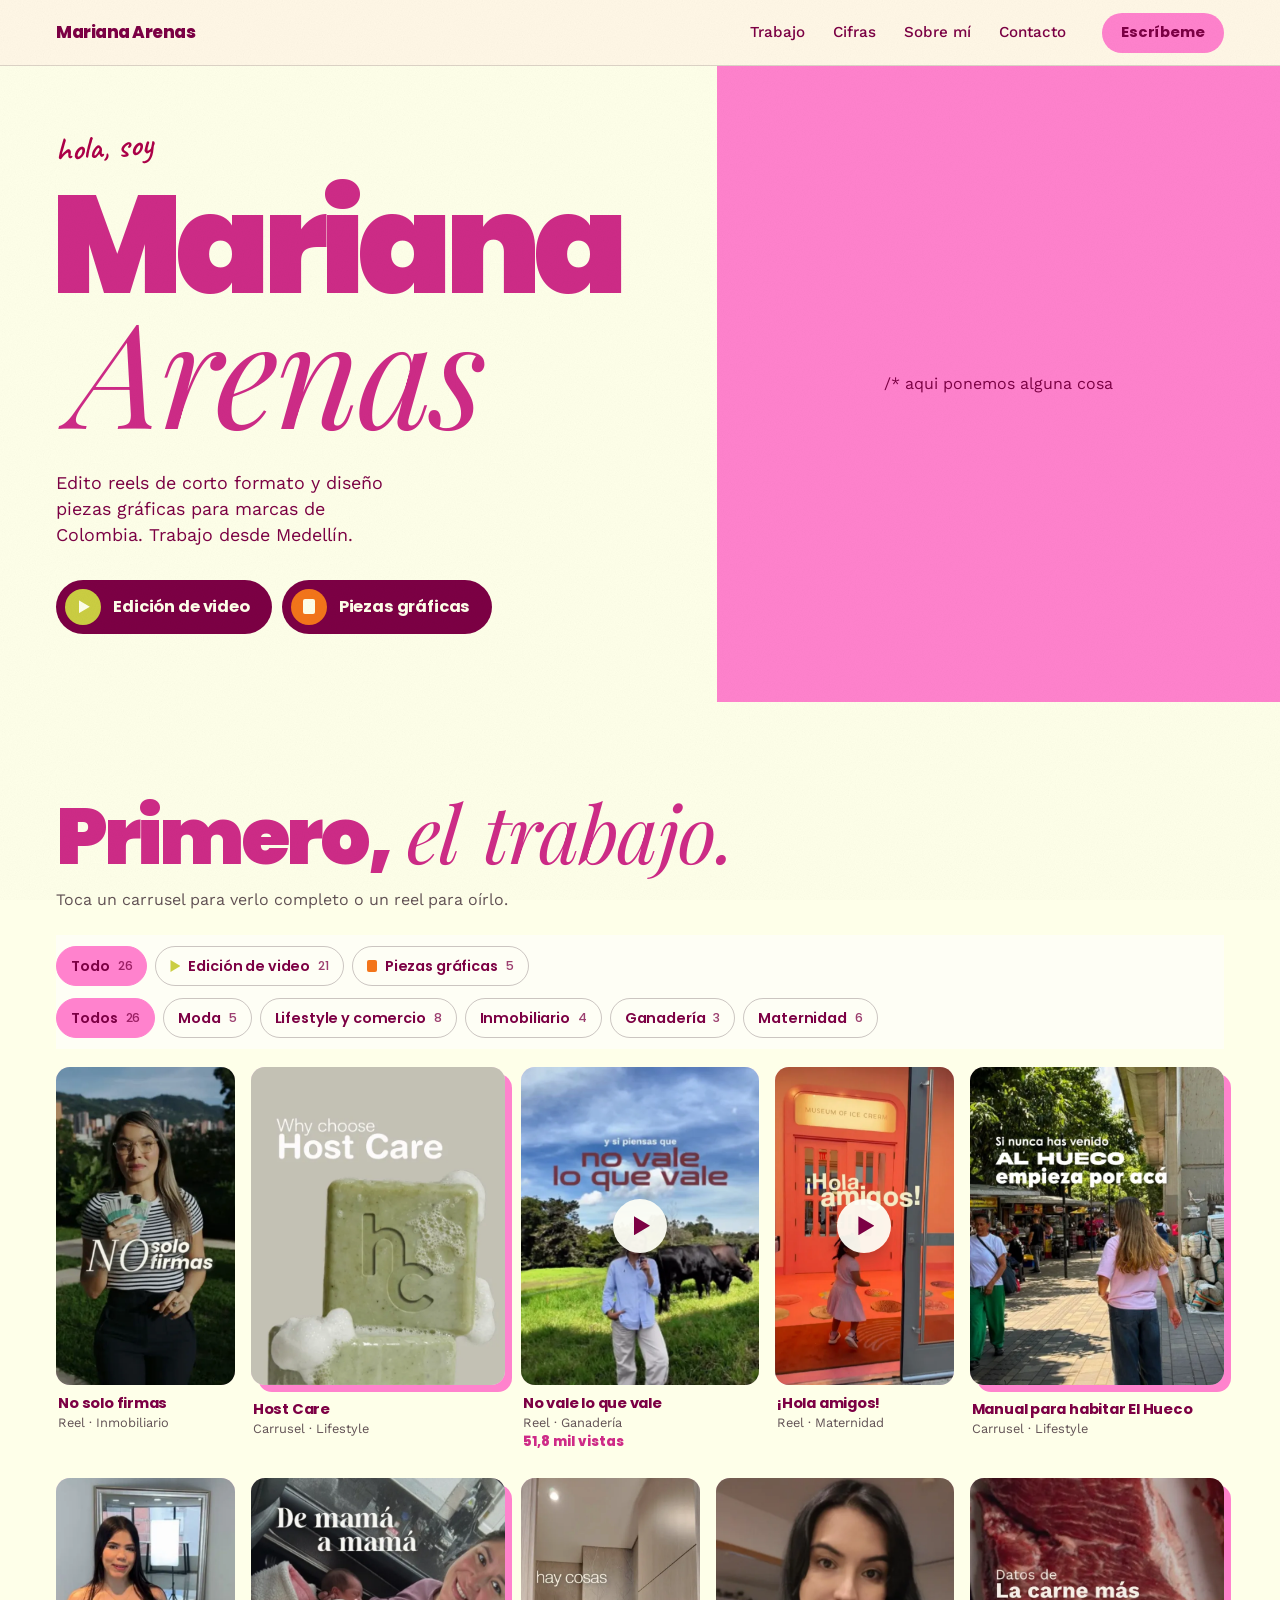
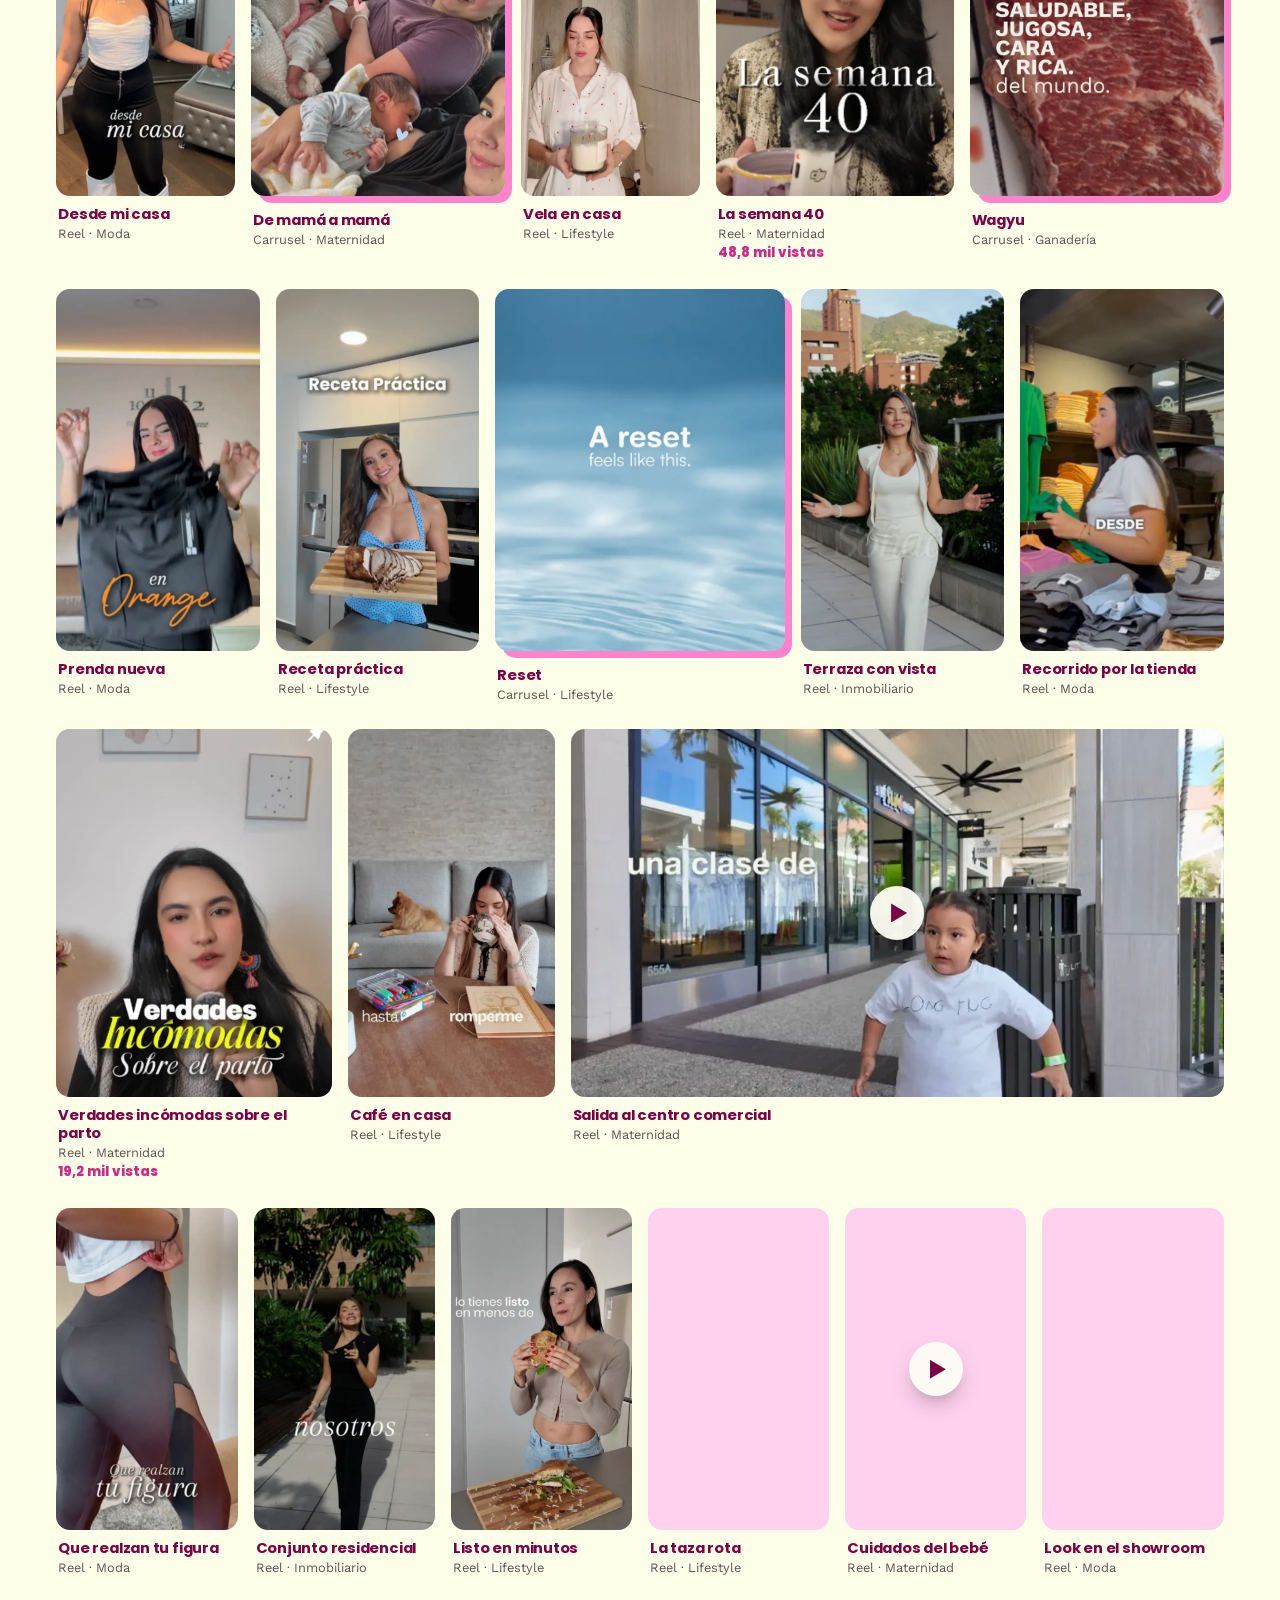
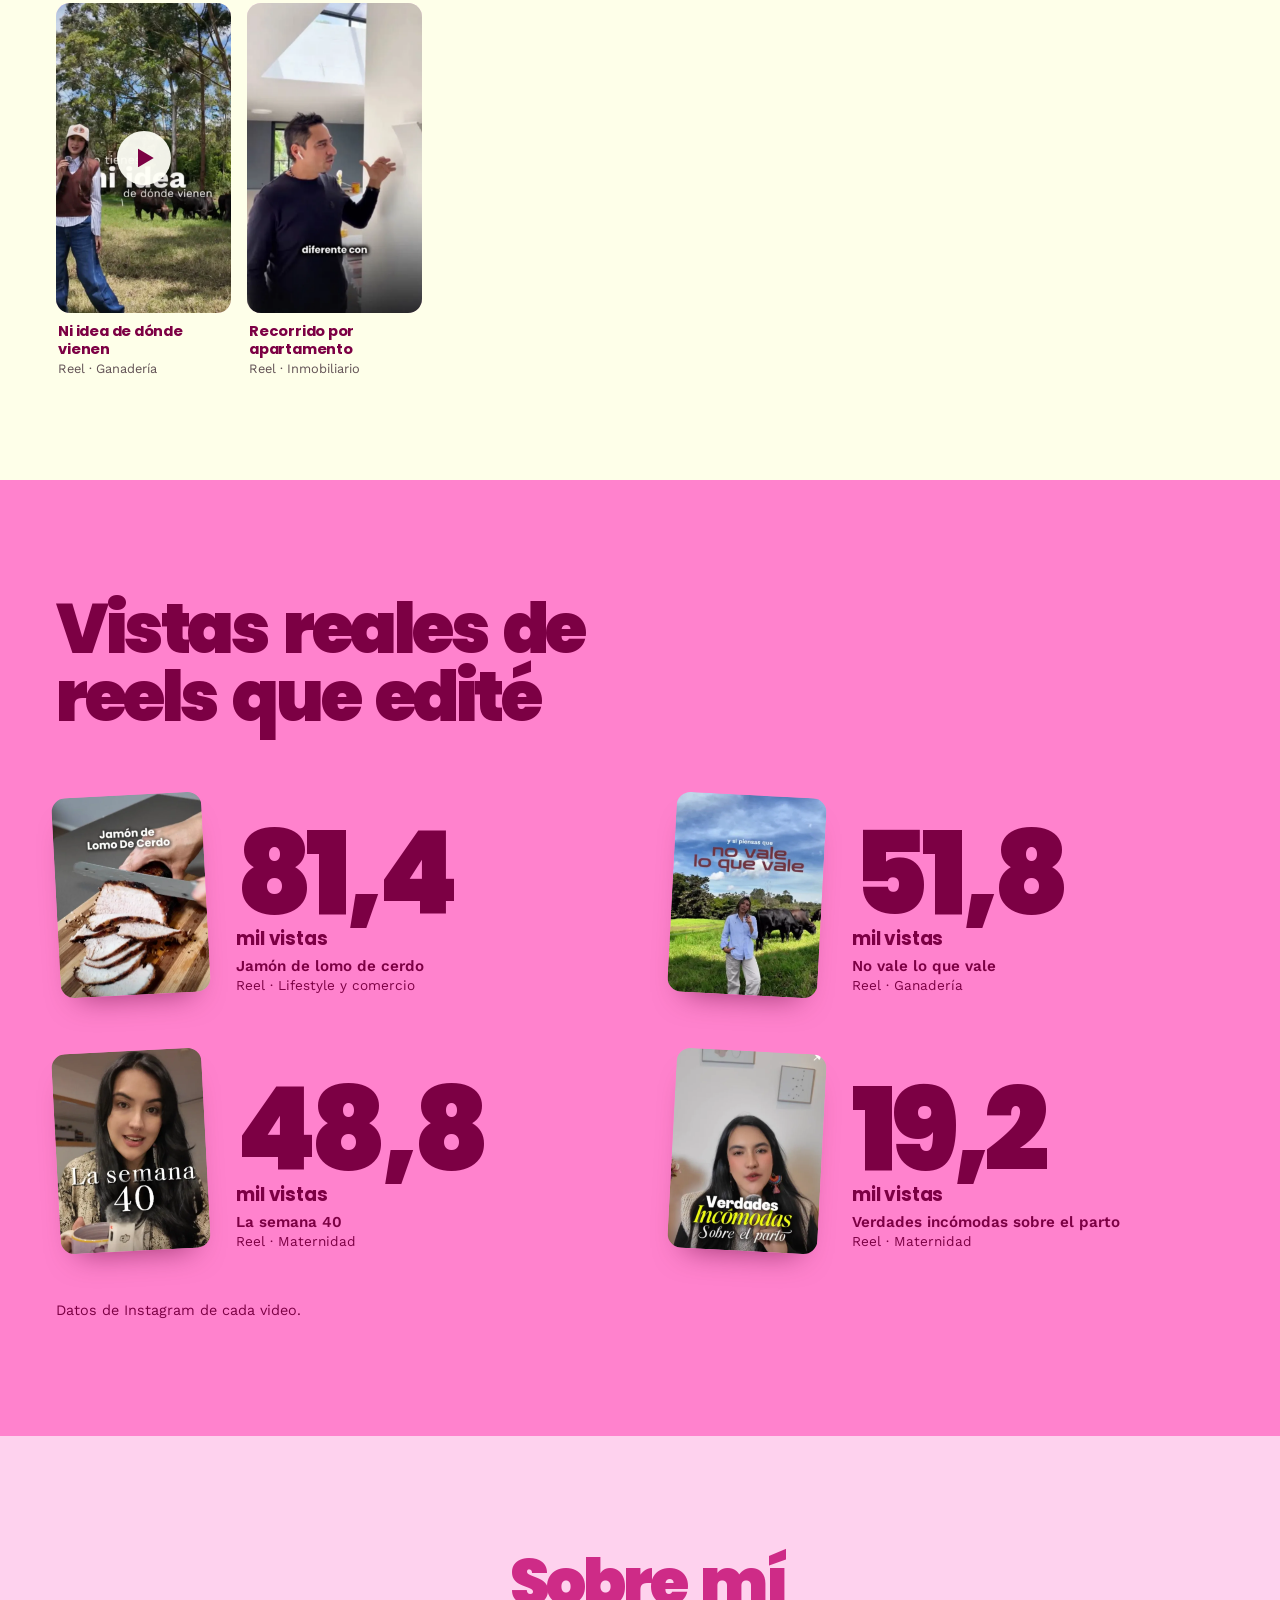
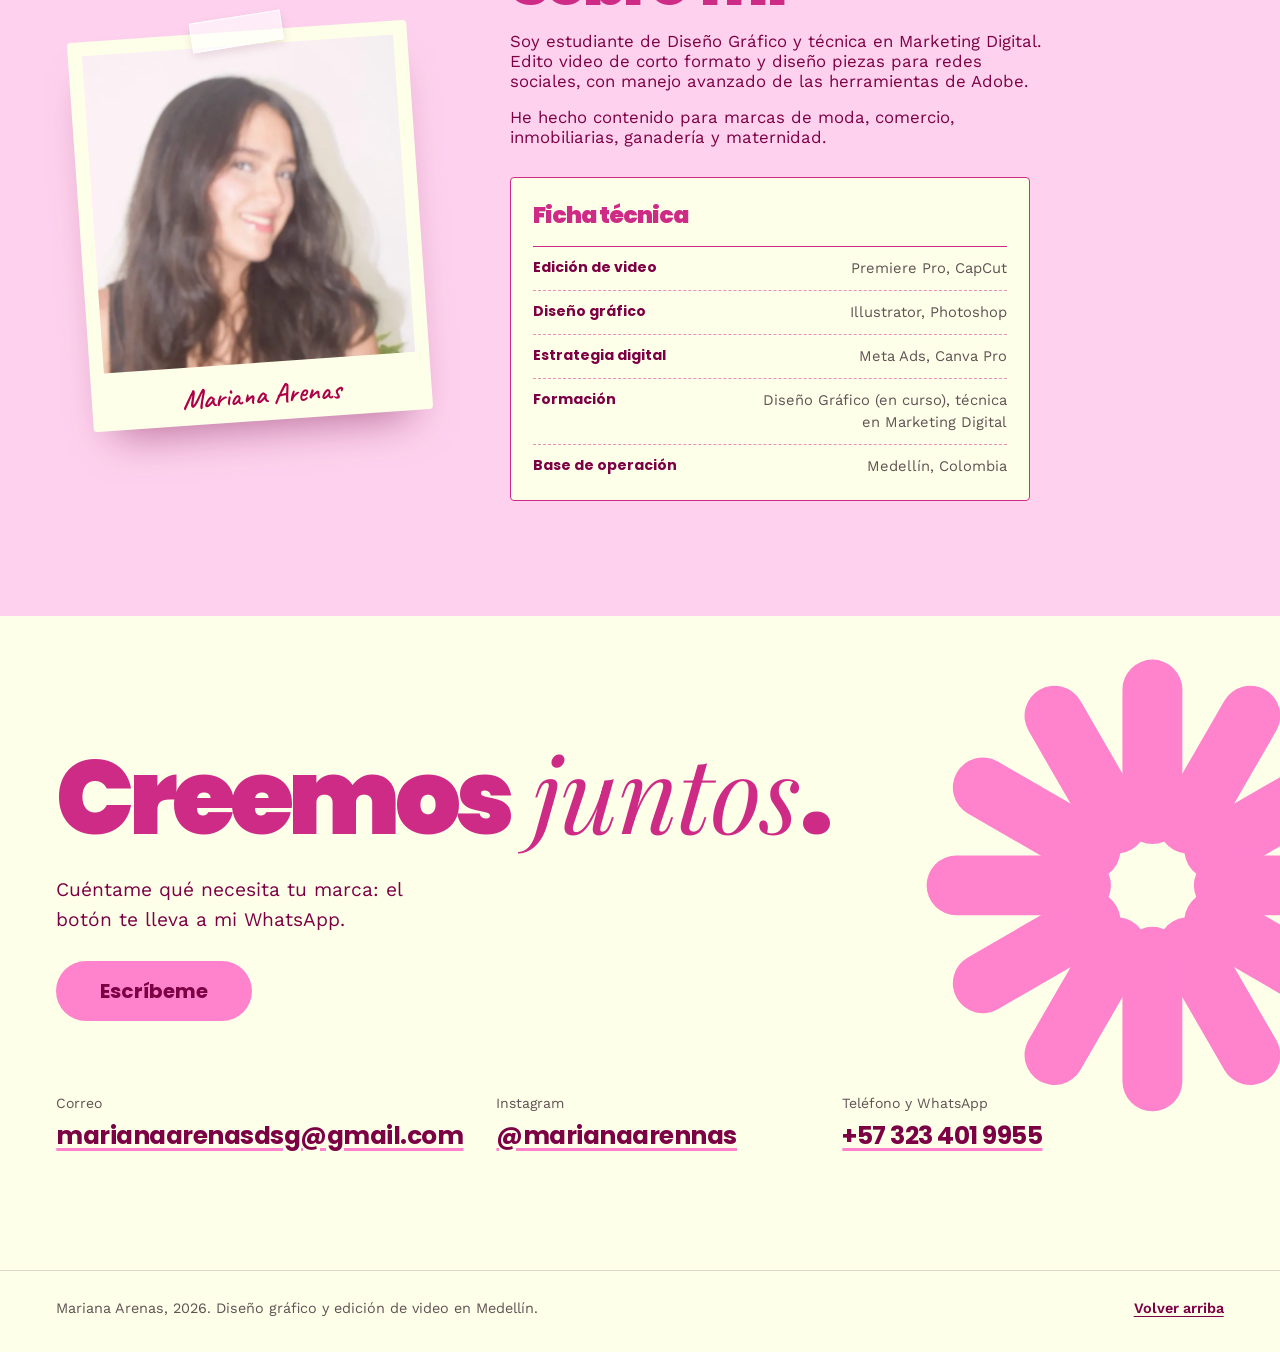
<file: index.html>
<!DOCTYPE html>
<html lang="es-CO">

<head>
  <meta charset="UTF-8">
  <meta name="viewport" content="width=device-width, initial-scale=1">
  <title>Mariana Arenas | Edición de reels y piezas gráficas</title>
  <meta name="description"
    content="Portafolio de Mariana Arenas, diseñadora gráfica en Medellín. Edición de reels de corto formato y piezas gráficas para marcas de moda, comercio, inmobiliario, ganadería y maternidad.">
  <meta name="color-scheme" content="light">
  <meta name="theme-color" content="#FF4FB8">
  <meta property="og:type" content="website">
  <meta property="og:locale" content="es_CO">
  <meta property="og:title" content="Mariana Arenas | Reels y piezas gráficas">
  <meta property="og:description"
    content="Edito reels de corto formato y diseño piezas gráficas para marcas de Colombia. Trabajo desde Medellín.">
  <link rel="icon"
    href="data:image/svg+xml,%3Csvg xmlns='http://www.w3.org/2000/svg' viewBox='-50 -50 100 100'%3E%3Cg fill='%23CC0C78'%3E%3Crect x='-6.5' y='-49' width='13' height='40' rx='6.5'/%3E%3Crect x='-6.5' y='-49' width='13' height='40' rx='6.5' transform='rotate(30)'/%3E%3Crect x='-6.5' y='-49' width='13' height='40' rx='6.5' transform='rotate(60)'/%3E%3Crect x='-6.5' y='-49' width='13' height='40' rx='6.5' transform='rotate(90)'/%3E%3Crect x='-6.5' y='-49' width='13' height='40' rx='6.5' transform='rotate(120)'/%3E%3Crect x='-6.5' y='-49' width='13' height='40' rx='6.5' transform='rotate(150)'/%3E%3Crect x='-6.5' y='-49' width='13' height='40' rx='6.5' transform='rotate(180)'/%3E%3Crect x='-6.5' y='-49' width='13' height='40' rx='6.5' transform='rotate(210)'/%3E%3Crect x='-6.5' y='-49' width='13' height='40' rx='6.5' transform='rotate(240)'/%3E%3Crect x='-6.5' y='-49' width='13' height='40' rx='6.5' transform='rotate(270)'/%3E%3Crect x='-6.5' y='-49' width='13' height='40' rx='6.5' transform='rotate(300)'/%3E%3Crect x='-6.5' y='-49' width='13' height='40' rx='6.5' transform='rotate(330)'/%3E%3C/g%3E%3C/svg%3E">
  <link rel="preconnect" href="https://fonts.googleapis.com">
  <link rel="preconnect" href="https://fonts.gstatic.com" crossorigin>
  <link rel="stylesheet"
    href="https://fonts.googleapis.com/css2?family=Caveat:wght@600&family=Playfair+Display:ital,wght@1,400;1,500&family=Poppins:wght@600;700;800;900&family=Work+Sans:wght@400;500;600&display=swap">
  <link rel="preload" as="image" href="img/wagyu-portada.webp" type="image/webp">
  <link rel="stylesheet" href="styles.css">
  <script src="work.js" defer></script>
  <script src="main.js" defer></script>
</head>

<body>

  <!-- Ornamento floral de la identidad (se usa dos veces: portada y contacto) -->
  <svg class="sprite" aria-hidden="true" focusable="false">
    <symbol id="flor" viewBox="-50 -50 100 100">
      <rect x="-6.5" y="-49" width="13" height="40" rx="6.5" />
      <rect x="-6.5" y="-49" width="13" height="40" rx="6.5" transform="rotate(30)" />
      <rect x="-6.5" y="-49" width="13" height="40" rx="6.5" transform="rotate(60)" />
      <rect x="-6.5" y="-49" width="13" height="40" rx="6.5" transform="rotate(90)" />
      <rect x="-6.5" y="-49" width="13" height="40" rx="6.5" transform="rotate(120)" />
      <rect x="-6.5" y="-49" width="13" height="40" rx="6.5" transform="rotate(150)" />
      <rect x="-6.5" y="-49" width="13" height="40" rx="6.5" transform="rotate(180)" />
      <rect x="-6.5" y="-49" width="13" height="40" rx="6.5" transform="rotate(210)" />
      <rect x="-6.5" y="-49" width="13" height="40" rx="6.5" transform="rotate(240)" />
      <rect x="-6.5" y="-49" width="13" height="40" rx="6.5" transform="rotate(270)" />
      <rect x="-6.5" y="-49" width="13" height="40" rx="6.5" transform="rotate(300)" />
      <rect x="-6.5" y="-49" width="13" height="40" rx="6.5" transform="rotate(330)" />
    </symbol>
  </svg>

  <a class="saltar" href="#trabajo">Saltar al trabajo</a>

  <header class="cabecera">
    <a class="marca" href="#inicio">Mariana Arenas</a>
    <nav class="nav" aria-label="Secciones">
      <a href="#trabajo">Trabajo</a>
      <a href="#cifras">Cifras</a>
      <a href="#sobre-mi">Sobre mí</a>
      <a href="#contacto">Contacto</a>
    </nav>
    <a class="boton boton--rosa boton--compacto"
      href="https://wa.me/573234019955?text=Hola%20Mariana%2C%20vi%20tu%20portafolio%20y%20quiero%20hablar%20de%20un%20proyecto."
      target="_blank" rel="noopener">Escríbeme</a>
  </header>

  <main id="contenido">

    <!-- PORTADA -->
    <section class="hero" id="inicio" aria-labelledby="hero-titulo">
      <div class="hero__texto">
        <p class="hero__saludo">hola, soy</p>
        <h1 class="hero__titulo" id="hero-titulo">
          <span class="hero__nombre">Mariana</span>
          <span class="hero__apellido">Arenas</span>
        </h1>
        <p class="hero__lead">Edito reels de corto formato y diseño piezas gráficas para marcas de Colombia. Trabajo
          desde Medellín.</p>
        <div class="hero__servicios" role="group" aria-label="Ver trabajo por servicio">
          <a class="servicio servicio--video" href="#trabajo" data-ver-servicio="video">
            <span class="servicio__icono" aria-hidden="true"></span>
            Edición de video
          </a>
          <a class="servicio servicio--grafico" href="#trabajo" data-ver-servicio="grafico">
            <span class="servicio__icono" aria-hidden="true"></span>
            Piezas gráficas
          </a>
        </div>
      </div>

      <div class="hero__collage">
        /* aqui ponemos alguna cosa
      </div>
    </section>

    <!-- REJILLA DE TRABAJO -->
    <section class="trabajo" id="trabajo" aria-labelledby="trabajo-titulo" tabindex="-1">
      <div class="envoltura">
        <h2 class="titulo-seccion" id="trabajo-titulo">Primero, <em class="serif">el trabajo.</em></h2>
        <p class="trabajo__ayuda" id="trabajo-ayuda">Toca un carrusel para verlo completo.</p>

        <div class="filtros" id="filtros" role="group" aria-label="Filtrar trabajo"></div>
        <p class="sr-only" id="filtros-estado" aria-live="polite"></p>

        <ul class="rejilla" id="rejilla" aria-label="Proyectos"></ul>
        <p class="rejilla__vacia" id="rejilla-vacia" hidden>No hay piezas con esa combinación todavía.</p>

        <noscript>
          <p class="rejilla__vacia">Activa JavaScript para ver la rejilla de trabajo, o mira mis reels en
            <a href="https://instagram.com/marianaarennas">@marianaarennas</a>.
          </p>
        </noscript>
      </div>
    </section>

    <!-- CIFRAS -->
    <section class="cifras" id="cifras" aria-labelledby="cifras-titulo">
      <div class="envoltura">
        <h2 class="cifras__titulo" id="cifras-titulo">Vistas reales de reels que edité</h2>
        <ul class="cifras__lista" id="cifras-lista"></ul>
        <p class="cifras__nota">Datos de Instagram de cada video.</p>
      </div>
    </section>

    <!-- SOBRE MÍ -->
    <section class="sobre" id="sobre-mi" aria-labelledby="sobre-titulo">
      <div class="sobre__envoltura">
        <figure class="polaroid">
          <span class="polaroid__cinta" aria-hidden="true"></span>
          <img src="img/mariana.webp" width="720" height="667" loading="lazy" decoding="async"
            alt="Retrato de Mariana Arenas sonriendo, con el cabello largo y ondulado.">
          <figcaption class="polaroid__nombre">Mariana Arenas</figcaption>
        </figure>

        <div class="sobre__texto">
          <h2 class="sobre__titulo" id="sobre-titulo">Sobre mí</h2>
          <p style="line-height: normal;">Soy estudiante de Diseño Gráfico y técnica en Marketing Digital. Edito video
            de
            corto formato y diseño
            piezas para redes sociales, con manejo avanzado de las herramientas de Adobe.</p>
          <p style="line-height: normal;">He hecho contenido para marcas de moda, comercio, inmobiliarias, ganadería y
            maternidad.</p>

          <div class="ficha">
            <h3 class="ficha__titulo">Ficha técnica</h3>
            <dl class="ficha__lista">
              <div>
                <dt>Edición de video</dt>
                <dd>Premiere Pro, CapCut</dd>
              </div>
              <div>
                <dt>Diseño gráfico</dt>
                <dd>Illustrator, Photoshop</dd>
              </div>
              <div>
                <dt>Estrategia digital</dt>
                <dd>Meta Ads, Canva Pro</dd>
              </div>
              <div>
                <dt>Formación</dt>
                <dd>Diseño Gráfico (en curso), técnica en Marketing Digital</dd>
              </div>
              <div>
                <dt>Base de operación</dt>
                <dd>Medellín, Colombia</dd>
              </div>
            </dl>
          </div>
        </div>
      </div>
    </section>

    <!-- CONTACTO -->
    <section class="contacto" id="contacto" aria-labelledby="contacto-titulo">
      <svg class="flor flor--contacto" aria-hidden="true" focusable="false">
        <use href="#flor" />
      </svg>
      <div class="envoltura contacto__envoltura">
        <h2 class="contacto__titulo" id="contacto-titulo" style="font-size: 6.5em;">Creemos <em
            class="serif">juntos</em>.
        </h2>
        <p class="contacto__lead">Cuéntame qué necesita tu marca: el botón te lleva a mi WhatsApp.</p>
        <a class="boton boton--rosa boton--grande"
          href="https://wa.me/573234019955?text=Hola%20Mariana%2C%20vi%20tu%20portafolio%20y%20quiero%20hablar%20de%20un%20proyecto."
          target="_blank" rel="noopener">Escríbeme</a>

        <ul class="canales">
          <li>
            <span class="canal__tipo">Correo</span>
            <a class="canal__dato" href="mailto:marianaarenasdsg@gmail.com">marianaarenasdsg@gmail.com</a>
          </li>
          <li>
            <span class="canal__tipo">Instagram</span>
            <a class="canal__dato" href="https://instagram.com/marianaarennas" target="_blank"
              rel="noopener">@marianaarennas</a>
          </li>
          <li>
            <span class="canal__tipo">Teléfono y WhatsApp</span>
            <a class="canal__dato" href="tel:+573234019955">+57 323 401 9955</a>
          </li>
        </ul>
      </div>
    </section>

  </main>

  <footer class="pie">
    <p>Mariana Arenas, 2026. Diseño gráfico y edición de video en Medellín.</p>
    <a href="#inicio">Volver arriba</a>
  </footer>

  <!-- Modal de proyecto: el embed de Canva se crea al abrir y se destruye al cerrar -->
  <dialog class="modal" id="modal" aria-labelledby="modal-titulo">
    <div class="modal__panel">
      <button class="modal__cerrar" id="modal-cerrar" type="button" aria-label="Cerrar"><span
          aria-hidden="true"></span></button>
      <div class="modal__visor" id="modal-visor"></div>
      <div class="modal__info">
        <p class="modal__kicker" id="modal-kicker"></p>
        <h2 class="modal__titulo" id="modal-titulo"></h2>
        <p class="modal__meta" id="modal-meta"></p>
        <p class="modal__desc" id="modal-desc"></p>
        <div class="modal__acciones">
          <a class="boton boton--rosa" id="modal-escribeme" href="https://wa.me/573234019955" target="_blank"
            rel="noopener">Escríbeme</a>
          <a class="boton boton--linea" id="modal-canva" href="https://www.canva.com" target="_blank" rel="noopener"
            hidden>Abrir en Canva</a>
        </div>
      </div>
    </div>
  </dialog>

</body>

</html>
</file>
<file: styles.css>
/* ============================================================
   TOKENS
   ============================================================ */
:root {
  --pink-bright: #ff82cd;
  /* protagonista: fondos plenos, estados activos */
  --pink-hot: #ce2b87;
  /* titulares sobre crema, enlaces */
  --pink-deep: #ad0048;
  /* anillo de foco, hover */
  --pink-pastel: #FED2EE;
  /* fondos suaves */
  --cream: #feffe9;
  /* fondo base */
  --ink: #7c0044;
  /* texto */
  --olive: #cbce42;
  /* acento escaso: solo eje de video */
  --terracotta: #f3751a;
  /* acento escaso: solo eje gráfico */

  --ink-soft: rgb(42 20 32 / .74);
  --line: rgb(42 20 32 / .16);

  --f-display: 'Poppins', 'Arial Black', system-ui, sans-serif;
  --f-serif: 'Playfair Display', Georgia, 'Times New Roman', serif;
  --f-body: 'Work Sans', system-ui, -apple-system, 'Segoe UI', sans-serif;
  --f-script: 'Caveat', 'Segoe Print', cursive;

  --edge: clamp(16px, 4.4vw, 64px);
  --max: 1320px;
  --header-h: 58px;

  /* Forma: imágenes y tarjetas a 14px, botones y filtros en píldora. */
  --radius: 14px;
  --pill: 999px;

  --focus: var(--pink-deep);
  --ease: cubic-bezier(.22, 1, .36, 1);

  color-scheme: light;
}

@media (min-width: 768px) {
  :root {
    --header-h: 66px;
  }
}

/* ============================================================
   BASE
   ============================================================ */
*,
*::before,
*::after {
  box-sizing: border-box;
}

html {
  -webkit-text-size-adjust: 100%;
  scroll-padding-top: calc(var(--header-h) + 12px);
}

@media (prefers-reduced-motion: no-preference) {
  html {
    scroll-behavior: smooth;
  }
}

html:has(.modal[open]) {
  overflow: hidden;
}

body {
  margin: 0;
  background: var(--cream);
  color: var(--ink);
  font-family: var(--f-body);
  font-size: 1rem;
  line-height: 1.55;
  -webkit-font-smoothing: antialiased;
  text-rendering: optimizeLegibility;
}

/* Grano sutil sobre todo el sitio: capa fija, sin eventos */
body::after {
  content: '';
  position: fixed;
  inset: 0;
  z-index: 90;
  pointer-events: none;
  opacity: .07;
  mix-blend-mode: multiply;
  background-image: url("data:image/svg+xml,%3Csvg xmlns='http://www.w3.org/2000/svg' width='200' height='200'%3E%3Cfilter id='n'%3E%3CfeTurbulence type='fractalNoise' baseFrequency='.85' numOctaves='2' stitchTiles='stitch'/%3E%3CfeColorMatrix type='saturate' values='0'/%3E%3C/filter%3E%3Crect width='100%25' height='100%25' filter='url(%23n)'/%3E%3C/svg%3E");
}

[hidden] {
  display: none !important;
}

img,
svg,
video {
  display: block;
  max-width: 100%;
}

img {
  height: auto;
}

button {
  font: inherit;
  color: inherit;
}

h1,
h2,
h3,
p,
figure,
dl,
dd,
ul {
  margin: 0;
}

ul {
  padding: 0;
  list-style: none;
}

a {
  color: var(--pink-hot);
  text-underline-offset: .18em;
}

a:hover {
  color: var(--pink-deep);
}

:focus-visible {
  outline: 3px solid var(--focus);
  outline-offset: 3px;
}

[tabindex="-1"]:focus {
  outline: none;
}

.sr-only {
  position: absolute !important;
  width: 1px;
  height: 1px;
  padding: 0;
  margin: -1px;
  overflow: hidden;
  clip: rect(0 0 0 0);
  white-space: nowrap;
  border: 0;
}

.sprite {
  position: absolute;
  width: 0;
  height: 0;
  overflow: hidden;
}

.envoltura {
  max-width: var(--max);
  margin-inline: auto;
}

/* Los titulares llevan tracking negativo; esto evita que las palabras se peguen. */
.hero__titulo,
.titulo-seccion,
.cifras__titulo,
.sobre__titulo,
.contacto__titulo,
.modal__titulo {
  word-spacing: .1em;
}

.serif {
  font-family: var(--f-serif);
  font-style: italic;
  font-weight: 400;
  letter-spacing: -.01em;
}

.saltar {
  position: absolute;
  left: 12px;
  top: -60px;
  z-index: 100;
  padding: 10px 16px;
  border-radius: var(--pill);
  background: var(--ink);
  color: var(--cream);
  font-family: var(--f-display);
  font-weight: 700;
  text-decoration: none;
}

.saltar:focus {
  top: 10px;
  color: var(--cream);
}

/* ============================================================
   BOTONES
   ============================================================ */
.boton {
  display: inline-flex;
  align-items: center;
  justify-content: center;
  gap: .5em;
  min-height: 48px;
  padding: .7em 1.5em;
  border: 2px solid transparent;
  border-radius: var(--pill);
  font-family: var(--f-display);
  font-weight: 700;
  font-size: 1rem;
  letter-spacing: -.01em;
  line-height: 1.1;
  text-decoration: none;
  white-space: nowrap;
  cursor: pointer;
  transition: transform .2s var(--ease), background-color .2s, color .2s, border-color .2s;
}

.boton:active {
  transform: scale(.97);
}

.boton--rosa {
  background: var(--pink-bright);
  color: var(--ink);
}

.boton--rosa:hover {
  background: var(--pink-deep);
  color: var(--cream);
}

.boton--linea {
  border-color: var(--ink);
  background: transparent;
  color: var(--ink);
}

.boton--linea:hover {
  background: var(--ink);
  color: var(--cream);
}

.boton--compacto {
  min-height: 40px;
  padding: .5em 1.15em;
  font-size: .92rem;
}

.boton--grande {
  min-height: 60px;
  padding: .8em 2.1em;
  font-size: clamp(1.05rem, 1.6vw, 1.25rem);
}

/* ============================================================
   CABECERA
   ============================================================ */
.cabecera {
  position: sticky;
  top: 0;
  z-index: 50;
  height: var(--header-h);
  display: flex;
  align-items: center;
  gap: clamp(16px, 3vw, 36px);
  padding-inline: var(--edge);
  background: rgba(255, 247, 229, 0.92);
  -webkit-backdrop-filter: blur(10px);
  backdrop-filter: blur(10px);
  border-bottom: 1px solid var(--line);
}

.marca {
  margin-right: auto;
  font-family: var(--f-display);
  font-weight: 800;
  font-size: 1.05rem;
  letter-spacing: -.03em;
  color: var(--ink);
  text-decoration: none;
  white-space: nowrap;
}

.marca:hover {
  color: var(--pink-hot);
}

.nav {
  display: none;
  gap: clamp(16px, 2.2vw, 30px);
}

.nav a {
  color: var(--ink);
  font-weight: 500;
  font-size: .95rem;
  text-decoration: none;
}

.nav a:hover {
  color: var(--pink-deep);
  text-decoration: underline;
  text-decoration-thickness: 2px;
}

@media (min-width: 768px) {
  .nav {
    display: flex;
  }
}

/* ============================================================
   PORTADA
   ============================================================ */
.hero {
  display: grid;
  grid-template-columns: minmax(0, 1fr);
}

.hero__texto {
  display: flex;
  flex-direction: column;
  justify-content: center;
  gap: 18px;
  padding: 30px var(--edge) 34px;
}

.hero__saludo {
  font-family: var(--f-script);
  font-weight: 600;
  font-size: clamp(1.7rem, 2.6vw, 2.4rem);
  line-height: 1;
  color: var(--pink-deep);
  transform: rotate(-4deg);
  transform-origin: left bottom;
  margin-bottom: -10px;
}

.hero__titulo {
  display: flex;
  flex-direction: column;
  color: var(--pink-hot);
}

.hero__nombre {
  font-family: var(--f-display);
  font-weight: 900;
  font-size: 21vw;
  line-height: .86;
  letter-spacing: -.055em;
  margin-left: -.04em;
}

.hero__apellido {
  font-family: var(--f-serif);
  font-style: italic;
  font-weight: 400;
  font-size: 22vw;
  line-height: 1;
  letter-spacing: -.02em;
  padding-left: .1em;
  margin-top: -.06em;
}

.hero__lead {
  max-width: 30ch;
  font-size: clamp(1.06rem, 1.4vw, 1.3rem);
  line-height: 1.45;
}

.hero__servicios {
  display: flex;
  flex-wrap: wrap;
  gap: 10px;
  margin-top: 4px;
}

.servicio {
  display: inline-flex;
  align-items: center;
  gap: 12px;
  min-height: 54px;
  padding: 8px 22px 8px 9px;
  border-radius: var(--pill);
  background: var(--ink);
  color: var(--cream);
  font-family: var(--f-display);
  font-weight: 700;
  font-size: 1.02rem;
  letter-spacing: -.01em;
  text-decoration: none;
  white-space: nowrap;
  transition: transform .2s var(--ease), background-color .2s;
}

.servicio:hover {
  background: var(--pink-deep);
  color: var(--cream);
}

@media (max-width: 519px) {
  .servicio {
    flex: 1 1 100%;
  }
}

.servicio:active {
  transform: scale(.97);
}

.servicio__icono {
  position: relative;
  flex: none;
  width: 36px;
  height: 36px;
  border-radius: 50%;
  background: var(--olive);
}

.servicio__icono::after {
  content: '';
  position: absolute;
  inset: 0;
  margin: auto;
  width: 11px;
  height: 13px;
  translate: 1px 0;
  background: var(--cream);
  clip-path: polygon(0 0, 100% 50%, 0 100%);
}

.servicio--grafico .servicio__icono {
  background: var(--terracotta);
}

.servicio--grafico .servicio__icono::after {
  width: 12px;
  height: 15px;
  translate: 0 0;
  clip-path: none;
  border-radius: 2px;
}

/* Collage: bloque plano de rosa con piezas reales encima */
.hero__collage {
  position: relative;
  overflow: hidden;
  display: grid;
  place-items: center;
  background: var(--pink-bright);
  min-height: 250px;
  padding: 18px var(--edge);
}

.collage__escenario {
  position: relative;
  width: min(100%, 440px);
  aspect-ratio: 1.55;
}

.flor {
  fill: var(--pink-hot);
}

.flor--hero {
  position: absolute;
  width: min(64%, 250px);
  aspect-ratio: 1;
  height: auto;
  left: 50%;
  top: 50%;
  translate: -50% -50%;
}

.collage__pieza {
  position: absolute;
  overflow: hidden;
  border-radius: var(--radius);
  box-shadow: 0 22px 36px -20px rgb(110 0 60 / .55);
}

.collage__pieza img {
  width: 100%;
  height: 100%;
  object-fit: cover;
}

.collage__pieza--macro {
  width: 30%;
  aspect-ratio: 4 / 5;
  left: 6%;
  top: 12%;
  rotate: -8deg;
}

.collage__pieza--reel {
  width: 22%;
  aspect-ratio: 9 / 16;
  left: 39%;
  top: 2%;
  rotate: 5deg;
  z-index: 2;
}

.collage__pieza--mama {
  width: 31%;
  aspect-ratio: 4 / 5;
  left: 64%;
  top: 15%;
  rotate: -3deg;
  z-index: 3;
}

@media (min-width: 768px) {
  .hero {
    grid-template-columns: minmax(0, 1.12fr) minmax(0, .88fr);
    min-height: clamp(560px, calc(78svh - var(--header-h)), 780px);
  }

  .hero__texto {
    padding: clamp(36px, 5vw, 80px) var(--edge);
    gap: clamp(18px, 2.2vw, 28px);
  }

  .hero__nombre {
    font-size: min(10.8vw, 9.6rem);
  }

  .hero__apellido {
    font-size: min(11.4vw, 10.2rem);
  }

  .hero__collage {
    padding: 32px;
  }

  .collage__escenario {
    width: min(100%, 600px);
    aspect-ratio: .9;
  }

  .flor--hero {
    width: 84%;
    left: 16%;
    top: 84%;
  }

  .collage__pieza--macro {
    width: 55%;
    left: -3%;
    top: 5%;
  }

  .collage__pieza--reel {
    width: 39%;
    left: 61%;
    top: -1%;
  }

  .collage__pieza--mama {
    width: 53%;
    left: 27%;
    top: 43%;
  }
}

/* ============================================================
   REJILLA DE TRABAJO
   ============================================================ */
.trabajo {
  padding: clamp(52px, 7vw, 96px) var(--edge) clamp(56px, 8vw, 110px);
}

.titulo-seccion {
  font-family: var(--f-display);
  font-weight: 900;
  font-size: clamp(2.6rem, 6.2vw, 5.4rem);
  line-height: 1;
  letter-spacing: -.05em;
  color: var(--pink-hot);
  padding-bottom: .08em;
}

.titulo-seccion .serif {
  letter-spacing: -.02em;
}

.trabajo__ayuda {
  margin-top: 6px;
  color: var(--ink-soft);
  font-size: 1rem;
}

.filtros {
  display: flex;
  flex-direction: column;
  gap: 6px;
  margin: 22px calc(var(--edge) * -1) 18px;
}

.filtros__grupo {
  display: flex;
  gap: 8px;
  overflow-x: auto;
  padding: 7px var(--edge);
  scrollbar-width: none;
}

.filtros__grupo::-webkit-scrollbar {
  display: none;
}

.chip {
  flex: none;
  display: inline-flex;
  align-items: center;
  gap: 8px;
  min-height: 42px;
  padding: 6px 16px;
  border: 1.5px solid rgb(42 20 32 / .24);
  border-radius: var(--pill);
  background: transparent;
  color: var(--ink);
  font-family: var(--f-display);
  font-weight: 600;
  font-size: .9rem;
  letter-spacing: -.01em;
  white-space: nowrap;
  cursor: pointer;
  transition: background-color .15s, border-color .15s;
}

.chip:hover:not(:disabled) {
  border-color: var(--pink-deep);
}

.chip[aria-pressed="true"] {
  background: var(--pink-bright);
  border-color: var(--pink-bright);
}

.chip:disabled {
  opacity: .4;
  cursor: not-allowed;
}

.chip__n {
  font-weight: 500;
  font-size: .78rem;
  font-variant-numeric: tabular-nums;
  opacity: .75;
}

.chip__icono {
  flex: none;
  width: 10px;
  height: 12px;
}

.chip__icono--video {
  background: var(--olive);
  clip-path: polygon(0 0, 100% 50%, 0 100%);
}

.chip__icono--grafico {
  width: 10px;
  background: var(--terracotta);
  border-radius: 2px;
}

@media (min-width: 768px) {
  .filtros {
    flex-direction: row;
    flex-wrap: wrap;
    align-items: center;
    gap: 2px 28px;
    margin-inline: 0;
  }

  .filtros__grupo {
    flex: none;
    max-width: 100%;
    flex-wrap: wrap;
    overflow: visible;
    padding: 5px 0;
  }

  .chip {
    min-height: 40px;
    padding: 5px 14px;
  }
}

/* Con pantalla ancha los dos grupos caben en una línea y la barra acompaña el scroll. */
@media (min-width: 1280px) {
  .filtros {
    position: sticky;
    top: var(--header-h);
    z-index: 20;
    padding: 6px 0;
    background: rgb(254 254 246 / .94);
    -webkit-backdrop-filter: blur(8px);
    backdrop-filter: blur(8px);
  }
}

/* Rejilla justificada: cada pieza conserva su proporción real
   y todas las de una fila comparten la misma altura. */
.rejilla {
  --row: 150px;
  --gap: 8px;
  display: flex;
  flex-wrap: wrap;
  align-items: flex-start;
  gap: 20px var(--gap);
}

.rejilla::after {
  content: '';
  flex: 1000 1 0px;
}

@media (min-width: 600px) {
  .rejilla {
    --row: 230px;
    --gap: 12px;
  }
}

@media (min-width: 900px) {
  .rejilla {
    --row: 270px;
    --gap: 14px;
    row-gap: 26px;
  }
}

@media (min-width: 1200px) {
  .rejilla {
    --row: 310px;
    --gap: 16px;
  }
}

.tarjeta {
  --a: .5625;
  flex: var(--a) 1 calc(var(--a) * var(--row));
  min-width: 0;
}

.tarjeta[hidden] {
  display: none;
}

.tarjeta__boton {
  display: block;
  width: 100%;
  margin: 0;
  padding: 0;
  border: 0;
  border-radius: var(--radius);
  background: none;
  color: inherit;
  text-align: left;
  cursor: pointer;
}

.tarjeta__boton--estatica {
  cursor: default;
}

.tarjeta__media {
  position: relative;
  display: block;
  aspect-ratio: var(--a);
  overflow: hidden;
  border-radius: var(--radius);
  background: var(--pink-pastel);
  transition: outline-color .15s;
  outline: 3px solid transparent;
  outline-offset: 3px;
}

.tarjeta__media img,
.tarjeta__media video {
  position: absolute;
  inset: 0;
  width: 100%;
  height: 100%;
  object-fit: cover;
}

.tarjeta__media img {
  transition: transform .6s var(--ease);
}

/* Los carruseles se ven como un mazo de páginas */
.tarjeta--grafico .tarjeta__media {
  box-shadow: 5px 5px 0 var(--pink-bright);
}

@media (min-width: 600px) {
  .tarjeta--grafico .tarjeta__media {
    box-shadow: 7px 7px 0 var(--pink-bright);
  }
}

button.tarjeta__boton:hover .tarjeta__media {
  outline-color: var(--pink-deep);
}

button.tarjeta__boton:hover .tarjeta__media img {
  transform: scale(1.035);
}

button.tarjeta__boton:focus-visible {
  outline-offset: 5px;
}

.tarjeta__play {
  position: absolute;
  z-index: 2;
  left: 50%;
  top: 50%;
  width: 54px;
  height: 54px;
  translate: -50% -50%;
  border-radius: 50%;
  background: rgb(254 254 246 / .94);
  box-shadow: 0 10px 24px -10px rgb(42 20 32 / .6);
  transition: opacity .2s, scale .2s var(--ease);
}

.tarjeta__play::before {
  content: '';
  position: absolute;
  inset: 0;
  margin: auto;
  width: 16px;
  height: 19px;
  translate: 2px 0;
  background: var(--ink);
  clip-path: polygon(0 0, 100% 50%, 0 100%);
}

button.tarjeta__boton:hover .tarjeta__play {
  scale: 1.08;
}

.tarjeta.is-playing .tarjeta__play {
  opacity: 0;
}

.tarjeta.sin-video .tarjeta__play {
  display: none;
}

.tarjeta__pie {
  display: flex;
  flex-direction: column;
  gap: 1px;
  padding: 10px 2px 0;
}

.tarjeta--grafico .tarjeta__pie {
  padding-top: 16px;
}

.tarjeta__titulo {
  font-family: var(--f-display);
  font-weight: 700;
  font-size: .92rem;
  line-height: 1.22;
  letter-spacing: -.015em;
}

.tarjeta__detalle {
  font-size: .8rem;
  line-height: 1.35;
  color: var(--ink-soft);
}

.tarjeta__vistas {
  font-family: var(--f-display);
  font-weight: 800;
  font-size: .82rem;
  color: var(--pink-hot);
}

.rejilla__vacia {
  padding: 32px 0;
  color: var(--ink-soft);
}

@media (max-width: 599px) {
  .tarjeta__titulo {
    font-size: .8rem;
  }

  .tarjeta__detalle,
  .tarjeta__vistas {
    font-size: .72rem;
  }

  .tarjeta__play {
    width: 44px;
    height: 44px;
  }
}

/* ============================================================
   CIFRAS
   ============================================================ */
.cifras {
  --focus: var(--ink);
  background: var(--pink-bright);
  color: var(--ink);
  padding: clamp(60px, 9vw, 120px) var(--edge);
}

.cifras__titulo {
  max-width: 13ch;
  font-family: var(--f-display);
  font-weight: 900;
  font-size: clamp(2.3rem, 5.4vw, 4.8rem);
  line-height: .98;
  letter-spacing: -.05em;
}

.cifras__lista {
  display: grid;
  grid-template-columns: minmax(0, 1fr);
  gap: 30px;
  margin-top: clamp(34px, 5vw, 64px);
}

.cifra {
  display: grid;
  grid-template-columns: clamp(92px, 12vw, 150px) minmax(0, 1fr);
  align-items: end;
  gap: clamp(16px, 2.4vw, 30px);
}

.cifra__img {
  overflow: hidden;
  border-radius: var(--radius);
  aspect-ratio: 3 / 4;
  rotate: -3deg;
  box-shadow: 0 18px 30px -18px rgb(90 0 50 / .6);
}

.cifra:nth-child(even) .cifra__img {
  rotate: 3deg;
}

.cifra__img img {
  width: 100%;
  height: 100%;
  object-fit: cover;
}

.cifra__numero {
  font-family: var(--f-display);
  font-weight: 900;
  font-size: clamp(3.6rem, 9vw, 8.2rem);
  line-height: .82;
  letter-spacing: -.06em;
  font-variant-numeric: tabular-nums;
}

.cifra__unidad {
  display: block;
  margin-top: .5em;
  font-family: var(--f-display);
  font-weight: 700;
  font-size: max(.9rem, .16em);
  letter-spacing: -.01em;
}

.cifra__pie {
  display: flex;
  flex-direction: column;
  margin-top: 10px;
  font-size: .95rem;
  line-height: 1.35;
}

.cifra__titulo {
  font-weight: 600;
}

.cifra__sector {
  font-size: .85rem;
}

.cifras__nota {
  margin-top: clamp(30px, 4vw, 48px);
  font-size: .9rem;
}

@media (min-width: 900px) {
  .cifras__lista {
    grid-template-columns: repeat(2, minmax(0, 1fr));
    gap: 56px 64px;
  }
}

/* ============================================================
   SOBRE MÍ
   ============================================================ */
.sobre {
  background: var(--pink-pastel);
  padding: clamp(64px, 9vw, 120px) var(--edge);
}

.sobre__envoltura {
  display: grid;
  grid-template-columns: minmax(0, 1fr);
  gap: 48px;
  max-width: 1120px;
  margin-inline: auto;
}

.polaroid {
  position: relative;
  justify-self: center;
  width: min(100%, 300px);
  padding: 14px 14px 58px;
  border-radius: 4px;
  background: var(--cream);
  rotate: -4deg;
  box-shadow: 0 26px 44px -22px rgb(110 0 60 / .5);
}

.polaroid img {
  width: 100%;
  aspect-ratio: 1 / 1.02;
  object-fit: cover;
  object-position: 50% 30%;
}

.polaroid__cinta {
  position: absolute;
  top: -15px;
  left: 50%;
  width: 92px;
  height: 30px;
  translate: -50% 0;
  rotate: -5deg;
  background: rgb(255 255 255 / .6);
  border: 1px solid rgb(255 255 255 / .85);
  box-shadow: 0 4px 10px rgb(90 0 50 / .12);
}

.polaroid__nombre {
  position: absolute;
  left: 0;
  right: 0;
  bottom: 12px;
  text-align: center;
  font-family: var(--f-script);
  font-weight: 600;
  font-size: 1.75rem;
  line-height: 1;
  color: var(--pink-deep);
}

.sobre__texto>p {
  max-width: 54ch;
  margin-top: 16px;
  font-size: clamp(1.05rem, 1.3vw, 1.18rem);
}

.sobre__titulo {
  font-family: var(--f-display);
  font-weight: 900;
  font-size: clamp(2.4rem, 5vw, 4.2rem);
  line-height: 1;
  letter-spacing: -.05em;
  color: var(--pink-hot);
}

.ficha {
  max-width: 520px;
  margin-top: 30px;
  padding: 20px 22px 12px;
  border: 1.5px solid var(--pink-hot);
  border-radius: 4px;
  background: var(--cream);
}

.ficha__titulo {
  padding-bottom: 12px;
  border-bottom: 1.5px solid var(--pink-hot);
  font-family: var(--f-display);
  font-weight: 900;
  font-size: 1.45rem;
  letter-spacing: -.04em;
  color: var(--pink-hot);
}

.ficha__lista>div {
  display: grid;
  grid-template-columns: minmax(0, 1fr) minmax(0, 1.25fr);
  gap: 12px;
  padding: 10px 0;
}

.ficha__lista>div+div {
  border-top: 1px dashed rgb(204 12 120 / .45);
}

.ficha__lista dt {
  font-family: var(--f-display);
  font-weight: 700;
  font-size: .88rem;
}

.ficha__lista dd {
  font-size: .92rem;
  text-align: right;
  color: var(--ink-soft);
}

@media (min-width: 860px) {
  .sobre__envoltura {
    grid-template-columns: minmax(240px, 340px) minmax(0, 1fr);
    gap: clamp(48px, 7vw, 100px);
    align-items: center;
  }

  .polaroid {
    width: 100%;
  }
}

/* ============================================================
   CONTACTO
   ============================================================ */
.contacto {
  position: relative;
  overflow: hidden;
  isolation: isolate;
  padding: clamp(72px, 10vw, 140px) var(--edge) clamp(64px, 9vw, 120px);
}

.flor--contacto {
  position: absolute;
  z-index: -1;
  width: clamp(200px, 36vw, 500px);
  aspect-ratio: 1;
  height: auto;
  right: -8%;
  top: 6%;
  fill: var(--pink-bright);
}

.contacto__titulo {
  font-family: var(--f-display);
  font-weight: 900;
  font-size: clamp(3.4rem, 12.5vw, 11rem);
  line-height: .9;
  letter-spacing: -.055em;
  color: var(--pink-hot);
  padding-bottom: .12em;
}

.contacto__lead {
  max-width: 34ch;
  margin: 18px 0 26px;
  font-size: clamp(1.08rem, 1.5vw, 1.3rem);
}

.canales {
  display: grid;
  grid-template-columns: minmax(0, 1fr);
  gap: 22px;
  margin-top: clamp(40px, 6vw, 72px);
  max-width: 1100px;
}

.canales li {
  display: flex;
  flex-direction: column;
  gap: 2px;
}

.canal__tipo {
  font-size: .88rem;
  color: var(--ink-soft);
}

.canal__dato {
  font-family: var(--f-display);
  font-weight: 700;
  font-size: clamp(1.08rem, 2vw, 1.55rem);
  letter-spacing: -.02em;
  color: var(--ink);
  text-decoration: underline;
  text-decoration-color: var(--pink-bright);
  text-decoration-thickness: 3px;
  overflow-wrap: anywhere;
}

.canal__dato:hover {
  color: var(--pink-deep);
  text-decoration-color: var(--pink-deep);
}

@media (min-width: 900px) {
  .canales {
    grid-template-columns: 1.3fr 1fr 1fr;
    gap: 32px;
  }
}

/* En pantallas angostas el ornamento sube a la esquina para no tapar el titular. */
@media (max-width: 459px) {
  .contacto {
    padding-top: 150px;
  }

  .flor--contacto {
    width: 170px;
    top: -24px;
    right: -46px;
  }
}

/* ============================================================
   PIE
   ============================================================ */
.pie {
  display: flex;
  flex-wrap: wrap;
  justify-content: space-between;
  gap: 10px 24px;
  padding: 26px var(--edge) 32px;
  border-top: 1px solid var(--line);
  font-size: .9rem;
  color: var(--ink-soft);
}

.pie a {
  color: var(--ink);
  font-weight: 600;
}

/* ============================================================
   MODAL
   ============================================================ */
.modal {
  width: 100vw;
  max-width: none;
  height: 100dvh;
  max-height: none;
  margin: 0;
  padding: 0;
  border: 0;
  background: var(--cream);
  color: var(--ink);
  overflow: hidden;
}

.modal::backdrop {
  background: rgb(42 20 32 / .74);
  -webkit-backdrop-filter: blur(6px);
  backdrop-filter: blur(6px);
}

.modal[open] {
  animation: modal-entra .3s var(--ease);
}

@keyframes modal-entra {
  from {
    opacity: 0;
    transform: translateY(14px) scale(.985);
  }
}

.modal__panel {
  position: relative;
  height: 100%;
  overflow-y: auto;
  overscroll-behavior: contain;
}

.modal__cerrar {
  position: absolute;
  z-index: 3;
  top: 12px;
  right: 12px;
  width: 46px;
  height: 46px;
  border: 0;
  border-radius: 50%;
  background: var(--cream);
  box-shadow: 0 6px 18px -8px rgb(42 20 32 / .5);
  cursor: pointer;
  transition: background-color .15s;
}

.modal__cerrar span,
.modal__cerrar span::before {
  position: absolute;
  inset: 0;
  margin: auto;
  width: 20px;
  height: 2.5px;
  border-radius: 2px;
  background: var(--ink);
  rotate: 45deg;
}

.modal__cerrar span::before {
  content: '';
  rotate: 90deg;
}

.modal__cerrar:hover {
  background: var(--pink-bright);
}

.modal__visor {
  display: grid;
  place-items: center;
  padding: 16px;
  background: var(--pink-pastel);
}

.visor {
  width: min(100%, calc((100dvh - 240px) * var(--ar, .8)));
  min-width: 0;
}

.visor__pista {
  display: flex;
  overflow-x: auto;
  scroll-snap-type: x mandatory;
  overscroll-behavior-x: contain;
  border-radius: 10px;
  scrollbar-width: none;
}

.visor__pista::-webkit-scrollbar {
  display: none;
}

.visor__pagina {
  flex: 0 0 100%;
  aspect-ratio: var(--aspecto, 4 / 5);
  scroll-snap-align: start;
  background: var(--cream);
}

.visor__pagina img {
  width: 100%;
  height: 100%;
  object-fit: contain;
}

.visor__controles {
  display: flex;
  align-items: center;
  justify-content: center;
  gap: 18px;
  margin-top: 12px;
}

.visor__flecha {
  width: 46px;
  height: 46px;
  border: 2px solid var(--ink);
  border-radius: 50%;
  background: transparent;
  font-family: var(--f-display);
  font-weight: 700;
  font-size: 1.1rem;
  cursor: pointer;
  transition: background-color .15s, color .15s;
}

.visor__flecha:hover:not(:disabled) {
  background: var(--ink);
  color: var(--cream);
}

.visor__flecha:disabled {
  opacity: .3;
  cursor: default;
}

.visor__contador {
  min-width: 4ch;
  text-align: center;
  font-family: var(--f-display);
  font-weight: 700;
  font-variant-numeric: tabular-nums;
}

.visor__embed {
  width: 100%;
  aspect-ratio: var(--aspecto, 4 / 5);
  border-radius: 10px;
  overflow: hidden;
  background: var(--cream);
}

.visor__embed iframe {
  width: 100%;
  height: 100%;
  border: 0;
}

.modal__info {
  padding: 24px var(--edge) 36px;
}

.modal__kicker {
  font-family: var(--f-display);
  font-weight: 700;
  font-size: .9rem;
  color: var(--terracotta);
}

.modal__titulo {
  margin-top: 4px;
  font-family: var(--f-display);
  font-weight: 900;
  font-size: clamp(1.9rem, 3vw, 2.6rem);
  line-height: 1.02;
  letter-spacing: -.045em;
  color: var(--pink-hot);
}

.modal__meta {
  margin-top: 8px;
  font-size: .9rem;
  color: var(--ink-soft);
}

.modal__desc {
  margin-top: 16px;
  max-width: 46ch;
  line-height: 1.6;
}

.modal__acciones {
  display: flex;
  flex-wrap: wrap;
  gap: 10px;
  margin-top: 26px;
}

@media (min-width: 900px) {
  .modal {
    width: min(1180px, calc(100vw - 64px));
    height: min(calc(100dvh - 64px), 860px);
    margin: auto;
    border-radius: 22px;
  }

  .modal__panel {
    display: grid;
    grid-template-columns: minmax(0, 1.35fr) minmax(320px, .65fr);
    overflow: hidden;
  }

  .modal__visor {
    padding: 28px;
    min-height: 0;
  }

  .visor {
    width: min(100%, calc((min(100dvh - 64px, 860px) - 130px) * var(--ar, .8)));
  }

  .modal__info {
    align-self: center;
    max-height: 100%;
    overflow-y: auto;
    padding: 64px 40px 40px 36px;
  }
}

/* ============================================================
   MOVIMIENTO REDUCIDO
   ============================================================ */
@media (prefers-reduced-motion: reduce) {

  *,
  *::before,
  *::after {
    animation-duration: .01ms !important;
    animation-iteration-count: 1 !important;
    transition-duration: .01ms !important;
    scroll-behavior: auto !important;
  }
}
</file>
